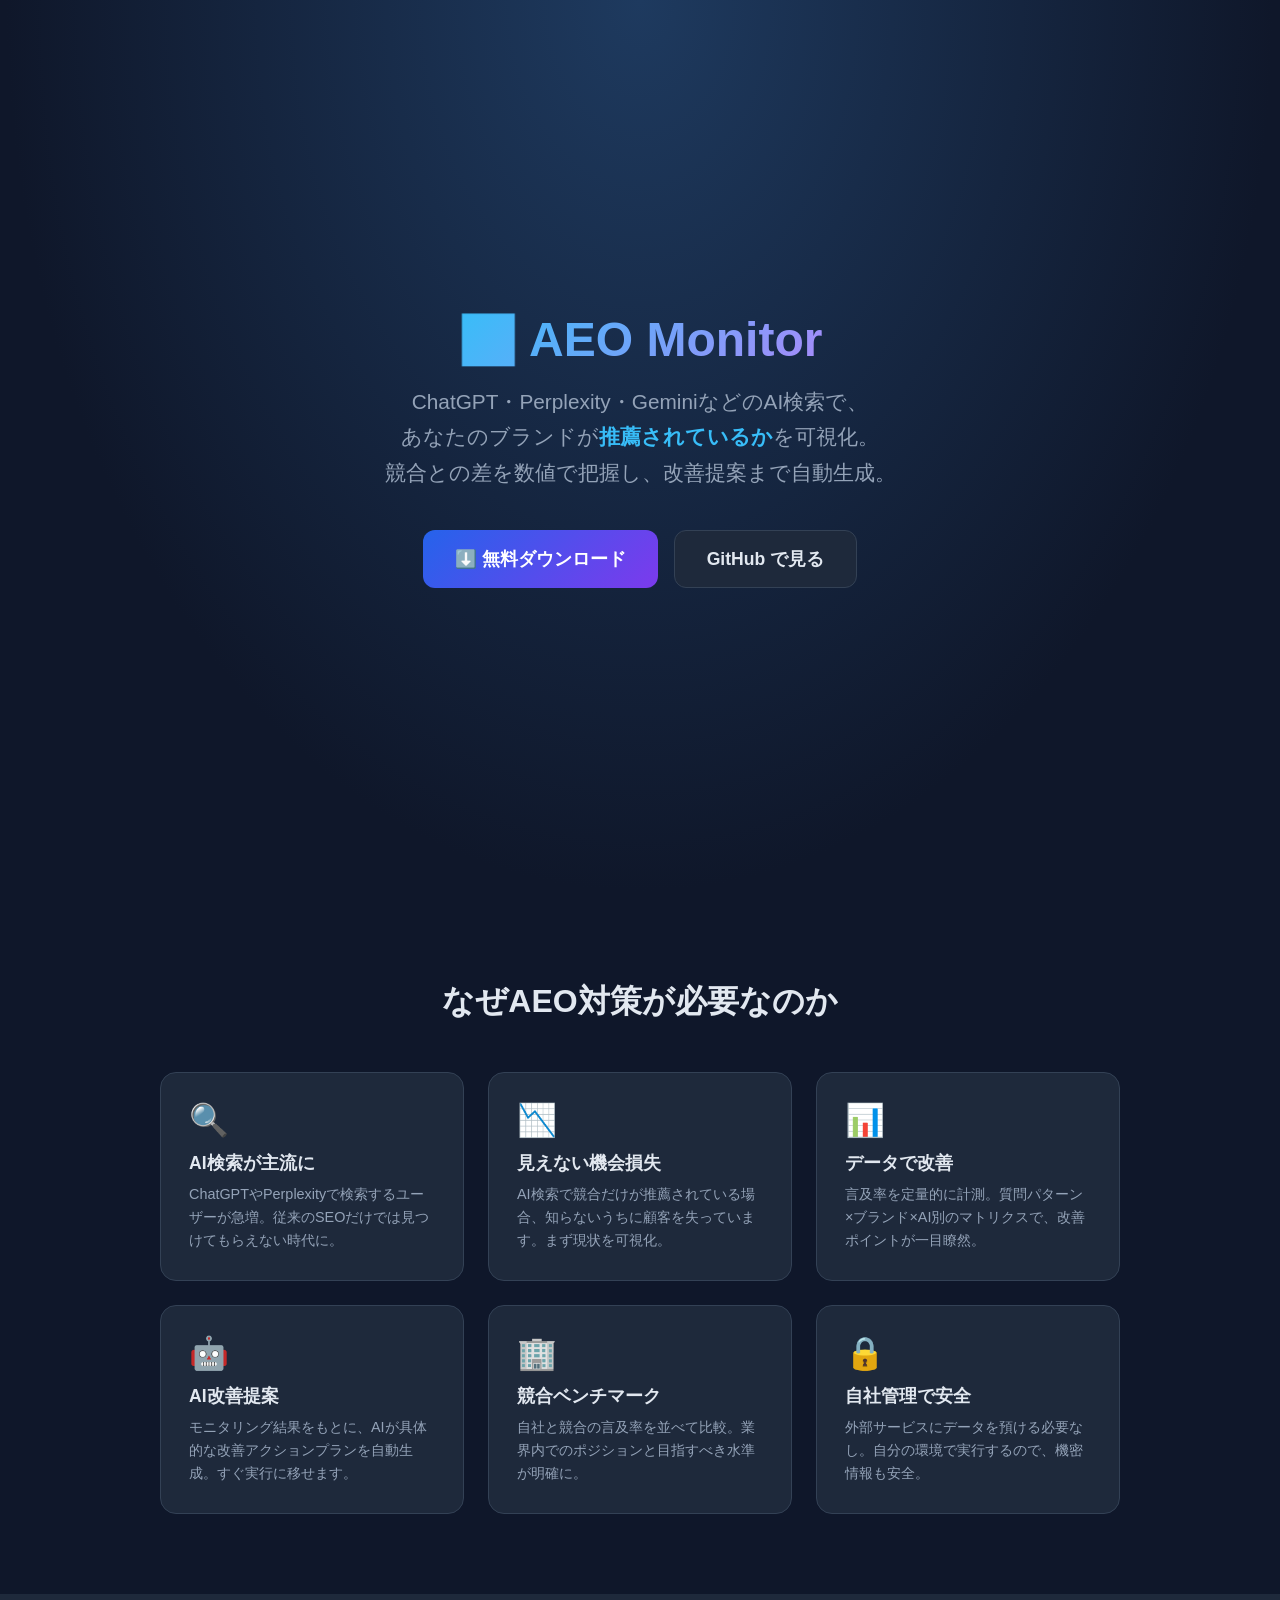
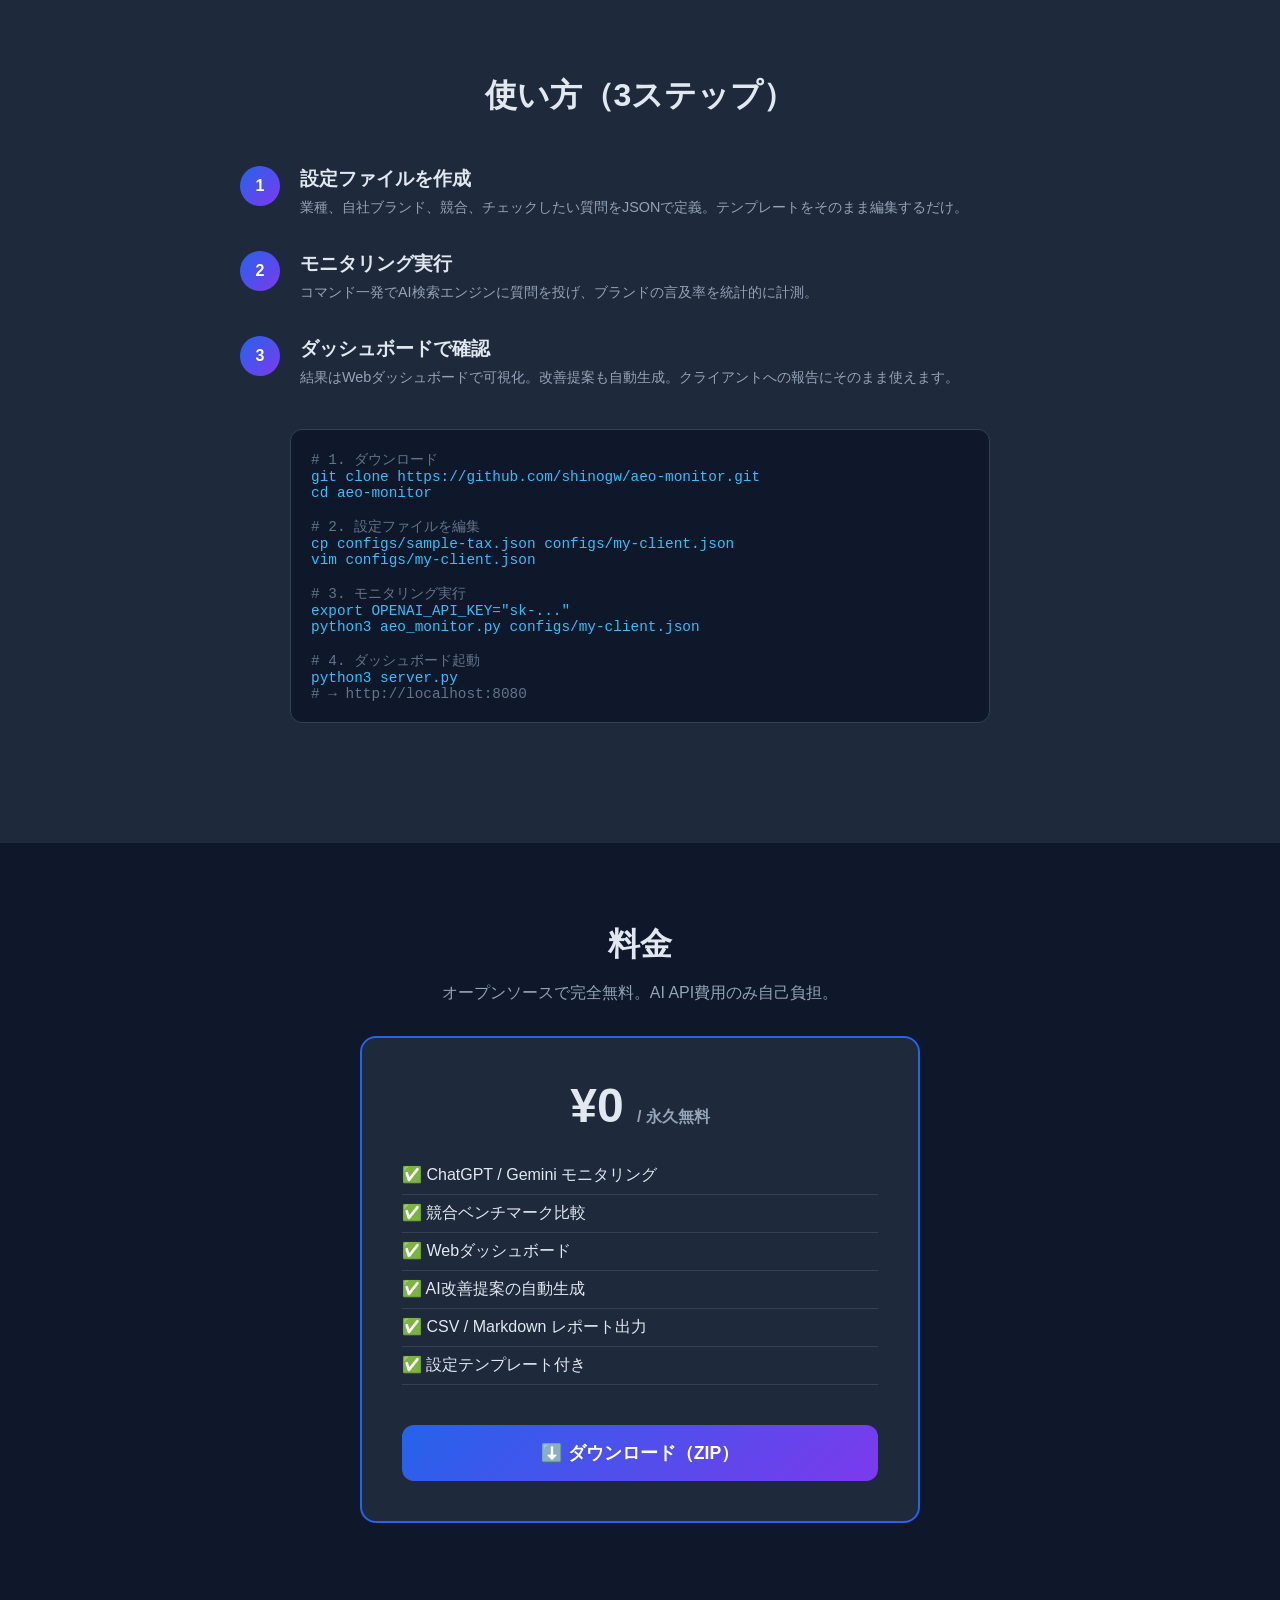
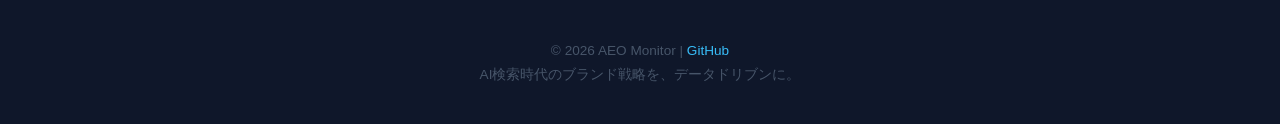
<file: docs/index.html>
<!DOCTYPE html>
<html lang="ja">
<head>
<meta charset="UTF-8">
<meta name="viewport" content="width=device-width, initial-scale=1.0">
<title>AEO Monitor - AI検索最適化モニタリングツール</title>
<meta name="description" content="ChatGPT・Perplexity・GeminiなどのAI検索で、あなたのブランドが推薦されているかを可視化。無料で始められるAEO対策ツール。">
<style>
*{margin:0;padding:0;box-sizing:border-box}
body{font-family:-apple-system,BlinkMacSystemFont,'Hiragino Kaku Gothic ProN','Segoe UI',sans-serif;background:#0f172a;color:#e2e8f0}
.hero{min-height:100vh;display:flex;flex-direction:column;align-items:center;justify-content:center;text-align:center;padding:40px 20px;background:radial-gradient(ellipse at 50% 0%,#1e3a5f 0%,#0f172a 70%)}
.hero h1{font-size:3rem;font-weight:800;margin-bottom:16px;background:linear-gradient(135deg,#38bdf8,#a78bfa);-webkit-background-clip:text;-webkit-text-fill-color:transparent}
.hero .tagline{font-size:1.3rem;color:#94a3b8;max-width:600px;line-height:1.7;margin-bottom:40px}
.cta-group{display:flex;gap:16px;flex-wrap:wrap;justify-content:center}
.btn{display:inline-flex;align-items:center;gap:8px;padding:16px 32px;border-radius:12px;font-size:1.1rem;font-weight:600;text-decoration:none;transition:all .2s}
.btn-primary{background:linear-gradient(135deg,#2563eb,#7c3aed);color:#fff}
.btn-primary:hover{transform:translateY(-2px);box-shadow:0 8px 30px rgba(37,99,235,.4)}
.btn-secondary{background:#1e293b;color:#e2e8f0;border:1px solid #334155}
.btn-secondary:hover{border-color:#38bdf8}
.features{padding:80px 20px;max-width:1000px;margin:0 auto}
.features h2{text-align:center;font-size:2rem;margin-bottom:48px}
.feature-grid{display:grid;grid-template-columns:repeat(auto-fit,minmax(280px,1fr));gap:24px}
.feature-card{background:#1e293b;border-radius:16px;padding:28px;border:1px solid #334155}
.feature-card .icon{font-size:2rem;margin-bottom:12px}
.feature-card h3{font-size:1.1rem;margin-bottom:8px}
.feature-card p{color:#94a3b8;font-size:.9rem;line-height:1.6}
.how{padding:80px 20px;background:#1e293b}
.how .inner{max-width:800px;margin:0 auto}
.how h2{text-align:center;font-size:2rem;margin-bottom:48px}
.steps{display:flex;flex-direction:column;gap:32px}
.step{display:flex;gap:20px;align-items:flex-start}
.step-num{background:linear-gradient(135deg,#2563eb,#7c3aed);color:#fff;width:40px;height:40px;border-radius:50%;display:flex;align-items:center;justify-content:center;font-weight:700;flex-shrink:0}
.step h3{margin-bottom:4px}
.step p{color:#94a3b8;font-size:.9rem;line-height:1.6}
.code-block{background:#0f172a;border-radius:12px;padding:20px;margin:40px auto;max-width:700px;font-family:'SF Mono','Fira Code',monospace;font-size:.9rem;overflow-x:auto;border:1px solid #334155}
.code-block .comment{color:#64748b}
.code-block .cmd{color:#38bdf8}
.pricing{padding:80px 20px;max-width:600px;margin:0 auto;text-align:center}
.pricing h2{font-size:2rem;margin-bottom:16px}
.pricing .sub{color:#94a3b8;margin-bottom:32px}
.price-card{background:#1e293b;border:2px solid #2563eb;border-radius:16px;padding:40px}
.price{font-size:3rem;font-weight:800}
.price span{font-size:1rem;color:#94a3b8}
.price-features{list-style:none;margin:24px 0;text-align:left}
.price-features li{padding:8px 0;border-bottom:1px solid #334155}
.price-features li::before{content:"✅ "}
.footer{padding:40px 20px;text-align:center;color:#475569;font-size:.85rem}
.footer a{color:#38bdf8;text-decoration:none}
</style>
</head>
<body>
<section class="hero">
  <h1>📊 AEO Monitor</h1>
  <p class="tagline">
    ChatGPT・Perplexity・GeminiなどのAI検索で、<br>
    あなたのブランドが<strong style="color:#38bdf8">推薦されているか</strong>を可視化。<br>
    競合との差を数値で把握し、改善提案まで自動生成。
  </p>
  <div class="cta-group">
    <a href="https://github.com/shinogw/aeo-monitor/archive/refs/heads/main.zip" class="btn btn-primary">⬇️ 無料ダウンロード</a>
    <a href="https://github.com/shinogw/aeo-monitor" class="btn btn-secondary">GitHub で見る</a>
  </div>
</section>

<section class="features">
  <h2>なぜAEO対策が必要なのか</h2>
  <div class="feature-grid">
    <div class="feature-card"><div class="icon">🔍</div><h3>AI検索が主流に</h3><p>ChatGPTやPerplexityで検索するユーザーが急増。従来のSEOだけでは見つけてもらえない時代に。</p></div>
    <div class="feature-card"><div class="icon">📉</div><h3>見えない機会損失</h3><p>AI検索で競合だけが推薦されている場合、知らないうちに顧客を失っています。まず現状を可視化。</p></div>
    <div class="feature-card"><div class="icon">📊</div><h3>データで改善</h3><p>言及率を定量的に計測。質問パターン×ブランド×AI別のマトリクスで、改善ポイントが一目瞭然。</p></div>
    <div class="feature-card"><div class="icon">🤖</div><h3>AI改善提案</h3><p>モニタリング結果をもとに、AIが具体的な改善アクションプランを自動生成。すぐ実行に移せます。</p></div>
    <div class="feature-card"><div class="icon">🏢</div><h3>競合ベンチマーク</h3><p>自社と競合の言及率を並べて比較。業界内でのポジションと目指すべき水準が明確に。</p></div>
    <div class="feature-card"><div class="icon">🔒</div><h3>自社管理で安全</h3><p>外部サービスにデータを預ける必要なし。自分の環境で実行するので、機密情報も安全。</p></div>
  </div>
</section>

<section class="how">
  <div class="inner">
    <h2>使い方（3ステップ）</h2>
    <div class="steps">
      <div class="step"><div class="step-num">1</div><div><h3>設定ファイルを作成</h3><p>業種、自社ブランド、競合、チェックしたい質問をJSONで定義。テンプレートをそのまま編集するだけ。</p></div></div>
      <div class="step"><div class="step-num">2</div><div><h3>モニタリング実行</h3><p>コマンド一発でAI検索エンジンに質問を投げ、ブランドの言及率を統計的に計測。</p></div></div>
      <div class="step"><div class="step-num">3</div><div><h3>ダッシュボードで確認</h3><p>結果はWebダッシュボードで可視化。改善提案も自動生成。クライアントへの報告にそのまま使えます。</p></div></div>
    </div>
    <div class="code-block">
      <span class="comment"># 1. ダウンロード</span><br>
      <span class="cmd">git clone https://github.com/shinogw/aeo-monitor.git</span><br>
      <span class="cmd">cd aeo-monitor</span><br><br>
      <span class="comment"># 2. 設定ファイルを編集</span><br>
      <span class="cmd">cp configs/sample-tax.json configs/my-client.json</span><br>
      <span class="cmd">vim configs/my-client.json</span><br><br>
      <span class="comment"># 3. モニタリング実行</span><br>
      <span class="cmd">export OPENAI_API_KEY="sk-..."</span><br>
      <span class="cmd">python3 aeo_monitor.py configs/my-client.json</span><br><br>
      <span class="comment"># 4. ダッシュボード起動</span><br>
      <span class="cmd">python3 server.py</span><br>
      <span class="comment"># → http://localhost:8080</span>
    </div>
  </div>
</section>

<section class="pricing">
  <h2>料金</h2>
  <p class="sub">オープンソースで完全無料。AI API費用のみ自己負担。</p>
  <div class="price-card">
    <div class="price">¥0 <span>/ 永久無料</span></div>
    <ul class="price-features">
      <li>ChatGPT / Gemini モニタリング</li>
      <li>競合ベンチマーク比較</li>
      <li>Webダッシュボード</li>
      <li>AI改善提案の自動生成</li>
      <li>CSV / Markdown レポート出力</li>
      <li>設定テンプレート付き</li>
    </ul>
    <a href="https://github.com/shinogw/aeo-monitor/archive/refs/heads/main.zip" class="btn btn-primary" style="width:100%;justify-content:center;margin-top:16px">⬇️ ダウンロード（ZIP）</a>
  </div>
</section>

<footer class="footer">
  <p>© 2026 AEO Monitor | <a href="https://github.com/shinogw/aeo-monitor">GitHub</a></p>
  <p style="margin-top:8px">AI検索時代のブランド戦略を、データドリブンに。</p>
</footer>
</body>
</html>
</file>
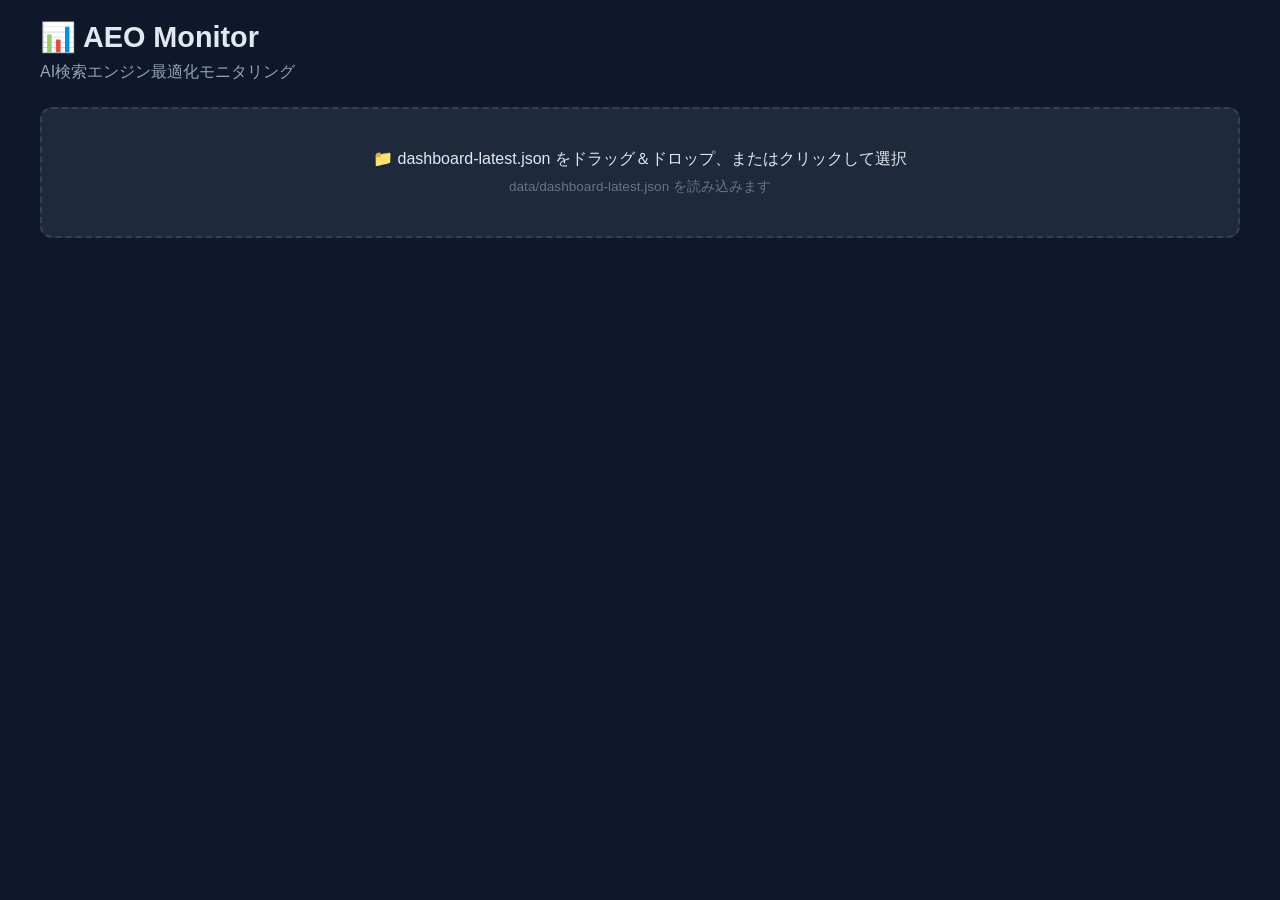
<file: dashboard.html>
<!DOCTYPE html>
<html lang="ja">
<head>
<meta charset="UTF-8">
<meta name="viewport" content="width=device-width, initial-scale=1.0">
<title>AEO Monitor - ダッシュボード</title>
<style>
* { margin: 0; padding: 0; box-sizing: border-box; }
body { font-family: -apple-system, BlinkMacSystemFont, 'Segoe UI', sans-serif; background: #0f172a; color: #e2e8f0; padding: 20px; }
.container { max-width: 1200px; margin: 0 auto; }
h1 { font-size: 1.8rem; margin-bottom: 8px; }
.subtitle { color: #94a3b8; margin-bottom: 24px; }
.meta { display: flex; gap: 24px; margin-bottom: 32px; flex-wrap: wrap; }
.meta-item { background: #1e293b; padding: 16px 24px; border-radius: 12px; min-width: 150px; }
.meta-label { font-size: 0.75rem; color: #64748b; text-transform: uppercase; letter-spacing: 0.05em; }
.meta-value { font-size: 1.5rem; font-weight: 700; margin-top: 4px; }
.meta-value.highlight { color: #38bdf8; }

.section { margin-bottom: 32px; }
.section h2 { font-size: 1.2rem; margin-bottom: 16px; color: #94a3b8; }

.brand-grid { display: grid; grid-template-columns: repeat(auto-fill, minmax(300px, 1fr)); gap: 16px; }
.brand-card { background: #1e293b; border-radius: 12px; padding: 20px; border-left: 4px solid #334155; }
.brand-card.target { border-left-color: #f59e0b; }
.brand-card.top { border-left-color: #22c55e; }
.brand-name { font-size: 1.1rem; font-weight: 600; display: flex; align-items: center; gap: 8px; }
.badge { font-size: 0.65rem; padding: 2px 8px; border-radius: 9999px; background: #334155; }
.badge.target { background: #92400e; color: #fbbf24; }
.rate-container { margin-top: 12px; }
.rate-bar-bg { background: #334155; border-radius: 8px; height: 24px; overflow: hidden; }
.rate-bar { height: 100%; border-radius: 8px; display: flex; align-items: center; padding-left: 8px; font-size: 0.8rem; font-weight: 600; min-width: 40px; transition: width 1s ease; }
.rate-bar.high { background: linear-gradient(90deg, #22c55e, #16a34a); }
.rate-bar.mid { background: linear-gradient(90deg, #eab308, #ca8a04); }
.rate-bar.low { background: linear-gradient(90deg, #ef4444, #dc2626); }
.rate-bar.zero { background: #475569; }
.rate-text { margin-top: 6px; font-size: 0.8rem; color: #64748b; }

.query-table { width: 100%; border-collapse: collapse; margin-top: 8px; }
.query-table th, .query-table td { padding: 10px 12px; text-align: left; border-bottom: 1px solid #1e293b; }
.query-table th { color: #64748b; font-size: 0.75rem; text-transform: uppercase; background: #1e293b; }
.query-table tr:hover { background: #1e293b; }
.mention-yes { color: #22c55e; }
.mention-no { color: #ef4444; }

.recommendations { background: #1e293b; border-radius: 12px; padding: 20px; }
.rec-item { padding: 8px 0; border-bottom: 1px solid #334155; }
.rec-item:last-child { border-bottom: none; }
.rec-icon { margin-right: 8px; }

.footer { margin-top: 40px; text-align: center; color: #475569; font-size: 0.8rem; }
.upload-area { background: #1e293b; border: 2px dashed #334155; border-radius: 12px; padding: 40px; text-align: center; cursor: pointer; margin-bottom: 32px; }
.upload-area:hover { border-color: #38bdf8; }
.upload-area input { display: none; }
</style>
</head>
<body>
<div class="container">
  <h1>📊 AEO Monitor</h1>
  <p class="subtitle">AI検索エンジン最適化モニタリング</p>
  
  <div id="upload-section" class="upload-area" onclick="document.getElementById('file-input').click()">
    <input type="file" id="file-input" accept=".json" onchange="loadFile(event)">
    <p>📁 dashboard-latest.json をドラッグ＆ドロップ、またはクリックして選択</p>
    <p style="color:#64748b;margin-top:8px;font-size:0.85rem">data/dashboard-latest.json を読み込みます</p>
  </div>

  <div id="dashboard" style="display:none">
    <div class="meta" id="meta-cards"></div>
    
    <div class="section">
      <h2>🏆 ブランド言及ランキング</h2>
      <div class="brand-grid" id="brand-grid"></div>
    </div>

    <div class="section">
      <h2>📝 質問別マトリクス</h2>
      <div style="overflow-x:auto">
        <table class="query-table" id="query-table"></table>
      </div>
    </div>

    <div class="section">
      <h2>💡 改善提案</h2>
      <div class="recommendations" id="recommendations"></div>
    </div>

    <div class="section" id="advice-section" style="display:none">
      <h2>🤖 AI改善提案</h2>
      <div class="recommendations" id="advice" style="white-space:pre-wrap;line-height:1.7;font-size:0.9rem"></div>
    </div>

    <div class="footer">
      <p>Generated by AEO Monitor MVP | <span id="gen-time"></span></p>
    </div>
  </div>
</div>

<script>
function loadFile(event) {
  const file = event.target.files[0];
  if (!file) return;
  const reader = new FileReader();
  reader.onload = (e) => {
    try {
      const data = JSON.parse(e.target.result);
      renderDashboard(data);
    } catch(err) {
      alert('JSONの読み込みに失敗しました: ' + err.message);
    }
  };
  reader.readAsText(file);
}

// Drag and drop
const uploadArea = document.getElementById('upload-section');
uploadArea.addEventListener('dragover', (e) => { e.preventDefault(); uploadArea.style.borderColor = '#38bdf8'; });
uploadArea.addEventListener('dragleave', () => { uploadArea.style.borderColor = '#334155'; });
uploadArea.addEventListener('drop', (e) => {
  e.preventDefault();
  uploadArea.style.borderColor = '#334155';
  const file = e.dataTransfer.files[0];
  if (file) {
    const reader = new FileReader();
    reader.onload = (ev) => {
      try { renderDashboard(JSON.parse(ev.target.result)); }
      catch(err) { alert('Error: ' + err.message); }
    };
    reader.readAsText(file);
  }
});

function renderDashboard(data) {
  document.getElementById('upload-section').style.display = 'none';
  document.getElementById('dashboard').style.display = 'block';
  
  // Meta cards
  const avgRate = data.brands.length > 0 
    ? (data.brands.reduce((s, b) => s + b.mention_rate, 0) / data.brands.length).toFixed(1)
    : 0;
  const targetBrands = data.brands.filter(b => b.is_target);
  const targetRate = targetBrands.length > 0 
    ? (targetBrands.reduce((s, b) => s + b.mention_rate, 0) / targetBrands.length).toFixed(1) 
    : 0;
  
  document.getElementById('meta-cards').innerHTML = `
    <div class="meta-item"><div class="meta-label">クライアント</div><div class="meta-value">${data.client}</div></div>
    <div class="meta-item"><div class="meta-label">業種 / 地域</div><div class="meta-value">${data.industry} / ${data.region}</div></div>
    <div class="meta-item"><div class="meta-label">自社 言及率</div><div class="meta-value highlight">${targetRate}%</div></div>
    <div class="meta-item"><div class="meta-label">平均言及率</div><div class="meta-value">${avgRate}%</div></div>
    <div class="meta-item"><div class="meta-label">総クエリ数</div><div class="meta-value">${data.total_queries}</div></div>
  `;
  
  // Brand cards
  const maxRate = Math.max(...data.brands.map(b => b.mention_rate), 1);
  document.getElementById('brand-grid').innerHTML = data.brands.map((b, i) => {
    const cls = b.is_target ? 'target' : (i === 0 ? 'top' : '');
    const barCls = b.mention_rate >= 50 ? 'high' : b.mention_rate >= 20 ? 'mid' : b.mention_rate > 0 ? 'low' : 'zero';
    const width = Math.max(b.mention_rate, 3);
    return `
      <div class="brand-card ${cls}">
        <div class="brand-name">
          ${b.is_target ? '🎯' : '🏢'} ${b.name}
          ${b.is_target ? '<span class="badge target">自社</span>' : ''}
        </div>
        <div class="rate-container">
          <div class="rate-bar-bg">
            <div class="rate-bar ${barCls}" style="width:${width}%">${b.mention_rate}%</div>
          </div>
          <div class="rate-text">${b.mentioned}/${b.total} 回言及</div>
        </div>
      </div>
    `;
  }).join('');
  
  // Query matrix table
  let tableHTML = '<thead><tr><th>質問</th>';
  data.brands.forEach(b => { tableHTML += `<th>${b.is_target ? '🎯' : ''} ${b.name.slice(0,8)}</th>`; });
  tableHTML += '</tr></thead><tbody>';
  
  data.queries.forEach(q => {
    tableHTML += `<tr><td style="max-width:300px;font-size:0.85rem">${q}</td>`;
    data.brands.forEach(b => {
      const qd = b.by_query[q];
      if (qd) {
        const cls = qd.rate > 0 ? 'mention-yes' : 'mention-no';
        tableHTML += `<td class="${cls}">${qd.rate > 0 ? '✅' : '❌'} ${qd.rate}%</td>`;
      } else {
        tableHTML += '<td>-</td>';
      }
    });
    tableHTML += '</tr>';
  });
  tableHTML += '</tbody>';
  document.getElementById('query-table').innerHTML = tableHTML;
  
  // Recommendations
  const recs = [];
  targetBrands.forEach(b => {
    if (b.mention_rate === 0) recs.push(`<div class="rec-item"><span class="rec-icon">🔴</span><strong>${b.name}</strong>: AI検索で全く推薦されていません。構造化データ整備・権威性コンテンツ作成が急務です。</div>`);
    else if (b.mention_rate < 30) recs.push(`<div class="rec-item"><span class="rec-icon">🟡</span><strong>${b.name}</strong>: 言及率${b.mention_rate}%。外部言及の増加とFAQ整備で改善可能です。</div>`);
    else recs.push(`<div class="rec-item"><span class="rec-icon">🟢</span><strong>${b.name}</strong>: 言及率${b.mention_rate}%。良好です。維持・拡大を継続してください。</div>`);
  });
  
  const compBrands = data.brands.filter(b => !b.is_target);
  if (compBrands.length > 0) {
    const top = compBrands[0];
    recs.push(`<div class="rec-item"><span class="rec-icon">📊</span>競合トップ: <strong>${top.name}</strong> (${top.mention_rate}%) — このレベルを目標にしましょう。</div>`);
  }
  
  document.getElementById('recommendations').innerHTML = recs.join('');
  document.getElementById('gen-time').textContent = new Date(data.generated_at).toLocaleString('ja-JP');
  
  // Advice section
  if (data.advice) {
    document.getElementById('advice-section').style.display = 'block';
    document.getElementById('advice').textContent = data.advice;
  }
}
</script>
</body>
</html>
</file>
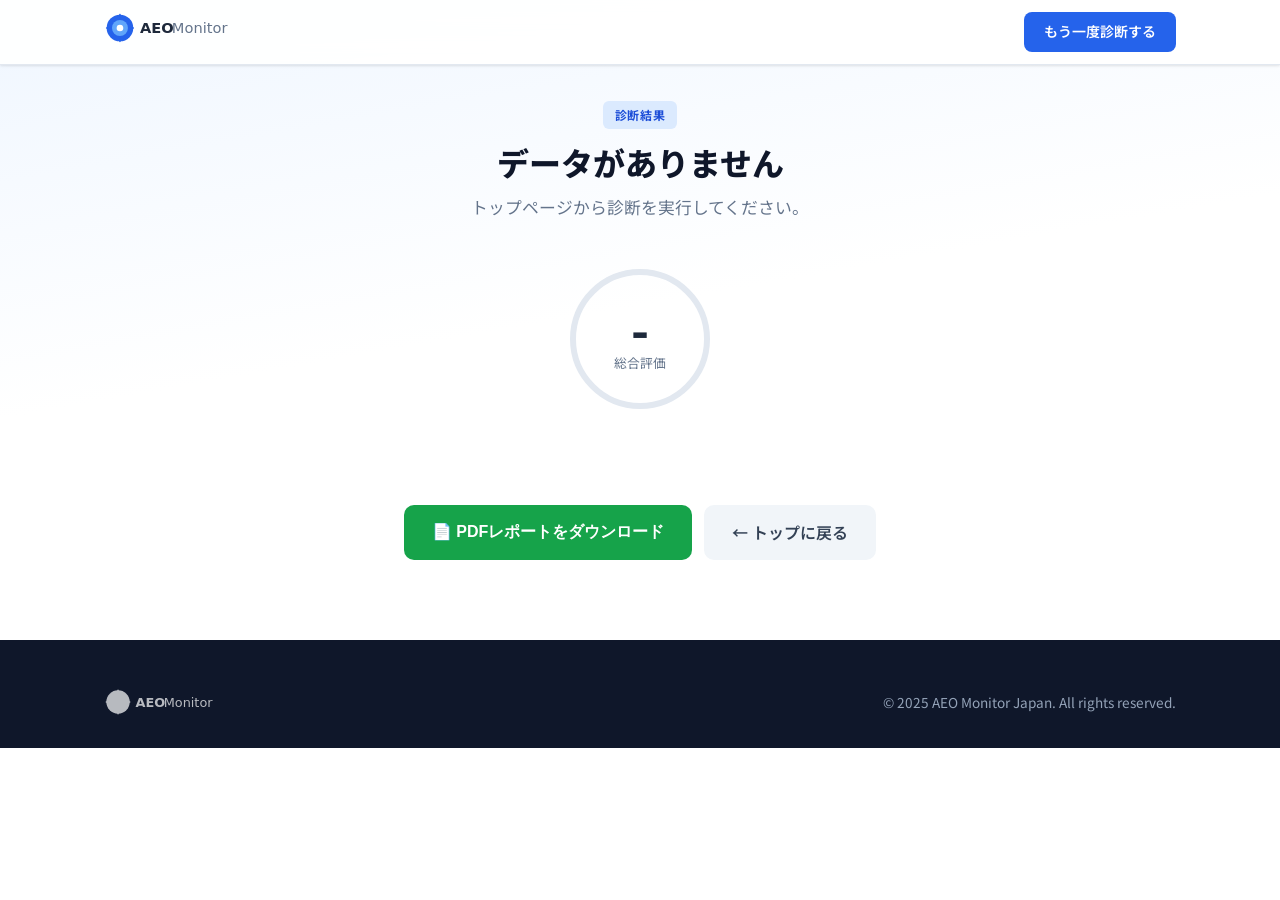
<file: templates/diagnosis.html>
<!DOCTYPE html>
<html lang="ja">
<head>
<meta charset="UTF-8">
<meta name="viewport" content="width=device-width, initial-scale=1.0">
<title>診断結果 — AEO Monitor Japan</title>
<link rel="preconnect" href="https://fonts.googleapis.com">
<link href="https://fonts.googleapis.com/css2?family=Noto+Sans+JP:wght@400;600;700;800&display=swap" rel="stylesheet">
<link rel="stylesheet" href="/static/style.css">
</head>
<body>

<nav class="nav scrolled">
  <div class="container nav-inner">
    <a href="/"><img src="/static/logo.svg" alt="AEO Monitor" class="nav-logo"></a>
    <a href="/#diagnosis" class="nav-cta">もう一度診断する</a>
  </div>
</nav>

<section class="results-hero" id="resultsArea">
  <div class="container text-center">
    <span class="section-label">診断結果</span>
    <h1 class="section-title" id="resultTitle" style="margin-bottom:8px">読み込み中...</h1>
    <p class="section-desc" id="resultSub"></p>
    <div class="score-ring" id="scoreRing">
      <div class="score-grade" id="scoreGrade">-</div>
      <div class="score-label">総合評価</div>
    </div>
    <p style="font-size:.9rem;color:var(--gray-500)" id="mentionRate"></p>
  </div>
</section>

<section style="padding:0 0 80px">
  <div class="container" style="max-width:800px">
    <!-- Query Results -->
    <div id="queryResults"></div>

    <!-- Competitors -->
    <div class="result-card" id="competitorCard" style="display:none">
      <h3>🏢 AI検索で推薦されている競合</h3>
      <ul class="competitor-list" id="competitorList"></ul>
    </div>

    <!-- Advice -->
    <div class="result-card" id="adviceCard" style="display:none">
      <h3>💡 改善提案</h3>
      <div id="adviceContent" style="font-size:.95rem;line-height:1.8;color:var(--gray-600)"></div>
    </div>

    <!-- Actions -->
    <div style="display:flex;gap:12px;flex-wrap:wrap;margin-top:32px;justify-content:center">
      <button class="btn-pdf" id="pdfBtn" onclick="downloadPdf()">📄 PDFレポートをダウンロード</button>
      <a href="/" class="btn-back">← トップに戻る</a>
    </div>
  </div>
</section>

<footer class="footer">
  <div class="container footer-inner">
    <img src="/static/logo.svg" alt="AEO Monitor" class="footer-logo">
    <p>© 2025 AEO Monitor Japan. All rights reserved.</p>
  </div>
</footer>

<script>
const data = JSON.parse(sessionStorage.getItem('diagnosisResult') || 'null');

if (!data) {
  document.getElementById('resultTitle').textContent = 'データがありません';
  document.getElementById('resultSub').textContent = 'トップページから診断を実行してください。';
} else {
  render(data);
}

function render(d) {
  document.getElementById('resultTitle').textContent = d.business_name + ' の診断結果';
  document.getElementById('resultSub').textContent = d.industry + ' / ' + d.area;
  
  const rate = d.mention_rate || 0;
  let grade, cls;
  if (rate >= 80) { grade = 'A'; cls = 'grade-a'; }
  else if (rate >= 60) { grade = 'B'; cls = 'grade-b'; }
  else if (rate >= 40) { grade = 'C'; cls = 'grade-c'; }
  else if (rate >= 20) { grade = 'D'; cls = 'grade-d'; }
  else { grade = 'F'; cls = 'grade-f'; }
  
  document.getElementById('scoreGrade').textContent = grade;
  document.getElementById('scoreRing').classList.add(cls);
  document.getElementById('mentionRate').textContent = `ブランド言及率: ${rate}%（${d.mentioned_count || 0} / ${d.total_queries || 0} クエリ）`;

  // Query results
  const container = document.getElementById('queryResults');
  (d.query_results || []).forEach(qr => {
    const card = document.createElement('div');
    card.className = 'result-card';
    const mentioned = qr.mentioned ? '<span class="mention-badge yes">✅ 言及あり</span>' : '<span class="mention-badge no">❌ 言及なし</span>';
    
    let sourcesHtml = '';
    if (qr.sources && qr.sources.length) {
      sourcesHtml = '<div style="margin-top:12px"><strong style="font-size:.85rem">引用ソース:</strong><ul style="margin-top:4px;padding-left:20px;font-size:.85rem;color:var(--gray-500)">' +
        qr.sources.map(s => `<li>${s}</li>`).join('') + '</ul></div>';
    }
    
    card.innerHTML = `
      <h3>🔍 「${qr.query}」</h3>
      <div style="margin-bottom:12px">${mentioned}</div>
      <div style="font-size:.9rem;color:var(--gray-600);background:var(--gray-50);padding:16px;border-radius:8px;max-height:200px;overflow-y:auto;line-height:1.7">${escapeHtml(qr.response || '').replace(/\n/g, '<br>')}</div>
      ${sourcesHtml}
    `;
    container.appendChild(card);
  });

  // Competitors
  if (d.competitors && d.competitors.length) {
    document.getElementById('competitorCard').style.display = '';
    const list = document.getElementById('competitorList');
    d.competitors.forEach(c => {
      const li = document.createElement('li');
      li.innerHTML = `<span>${c.name}</span><span style="color:var(--gray-400)">${c.mentions || 0}回言及</span>`;
      list.appendChild(li);
    });
  }

  // Advice
  if (d.advice) {
    document.getElementById('adviceCard').style.display = '';
    document.getElementById('adviceContent').innerHTML = d.advice.replace(/\n/g, '<br>');
  }
}

function escapeHtml(t) {
  const d = document.createElement('div'); d.textContent = t; return d.innerHTML;
}

async function downloadPdf() {
  if (!data || !data.diagnosis_id) return;
  const btn = document.getElementById('pdfBtn');
  btn.disabled = true; btn.textContent = '📄 生成中...';
  try {
    const resp = await fetch('/api/pdf/' + data.diagnosis_id);
    if (!resp.ok) throw new Error('PDF生成に失敗しました');
    const blob = await resp.blob();
    const url = URL.createObjectURL(blob);
    const a = document.createElement('a'); a.href = url;
    a.download = `AEO診断レポート_${data.business_name}.pdf`;
    a.click(); URL.revokeObjectURL(url);
  } catch (e) { alert(e.message); }
  btn.disabled = false; btn.textContent = '📄 PDFレポートをダウンロード';
}
</script>
</body>
</html>
</file>
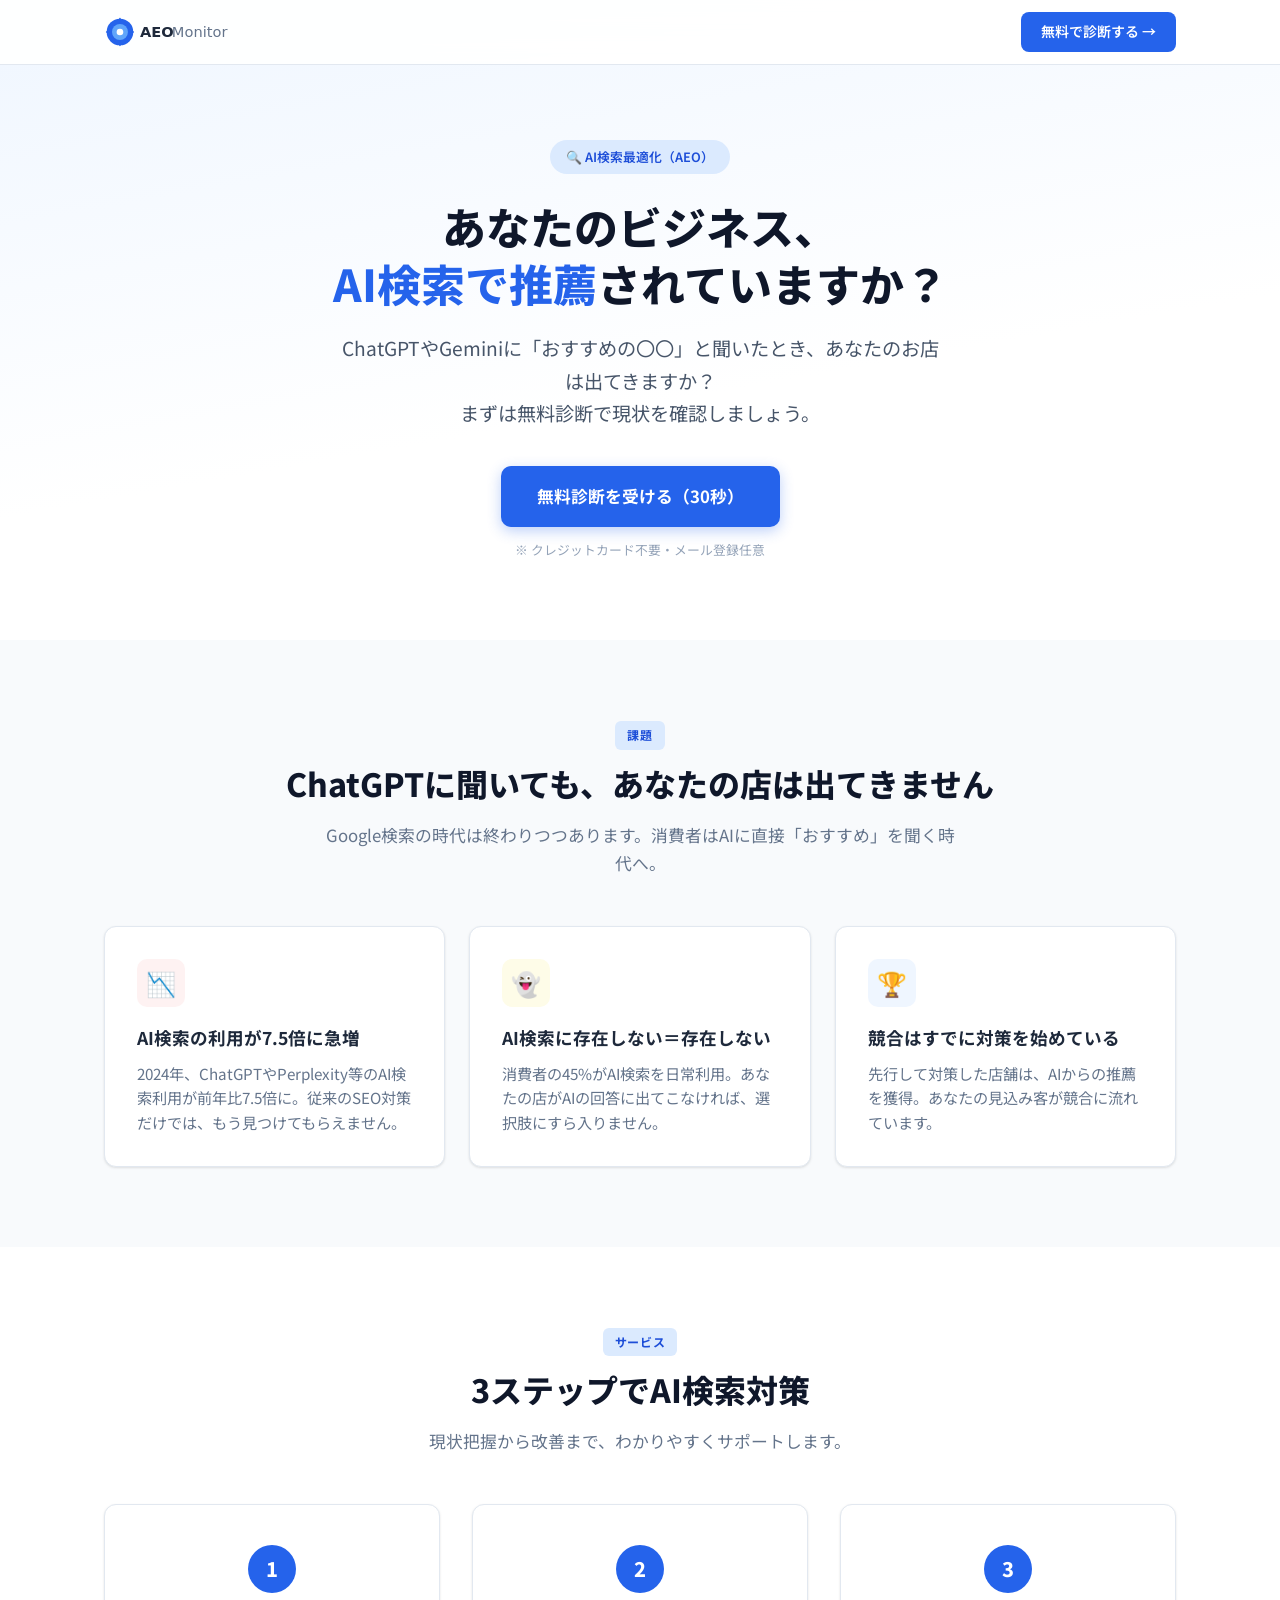
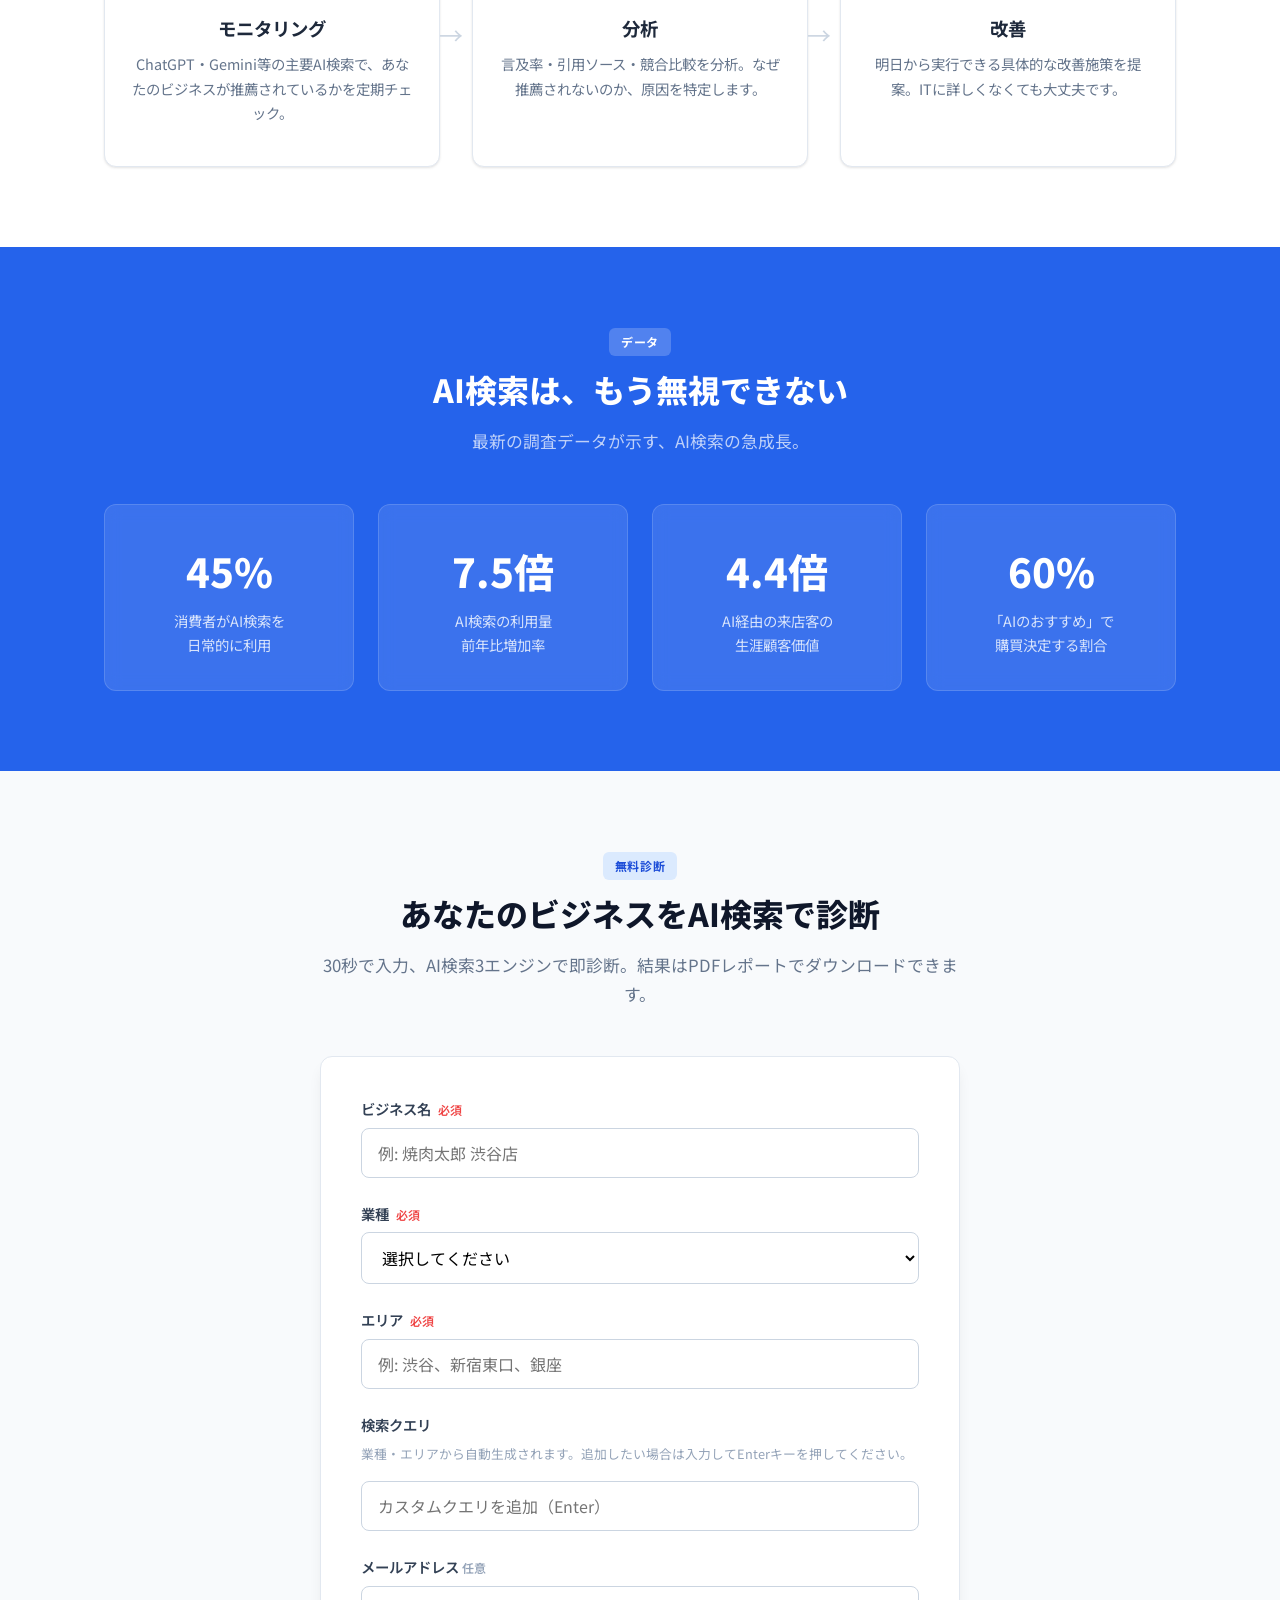
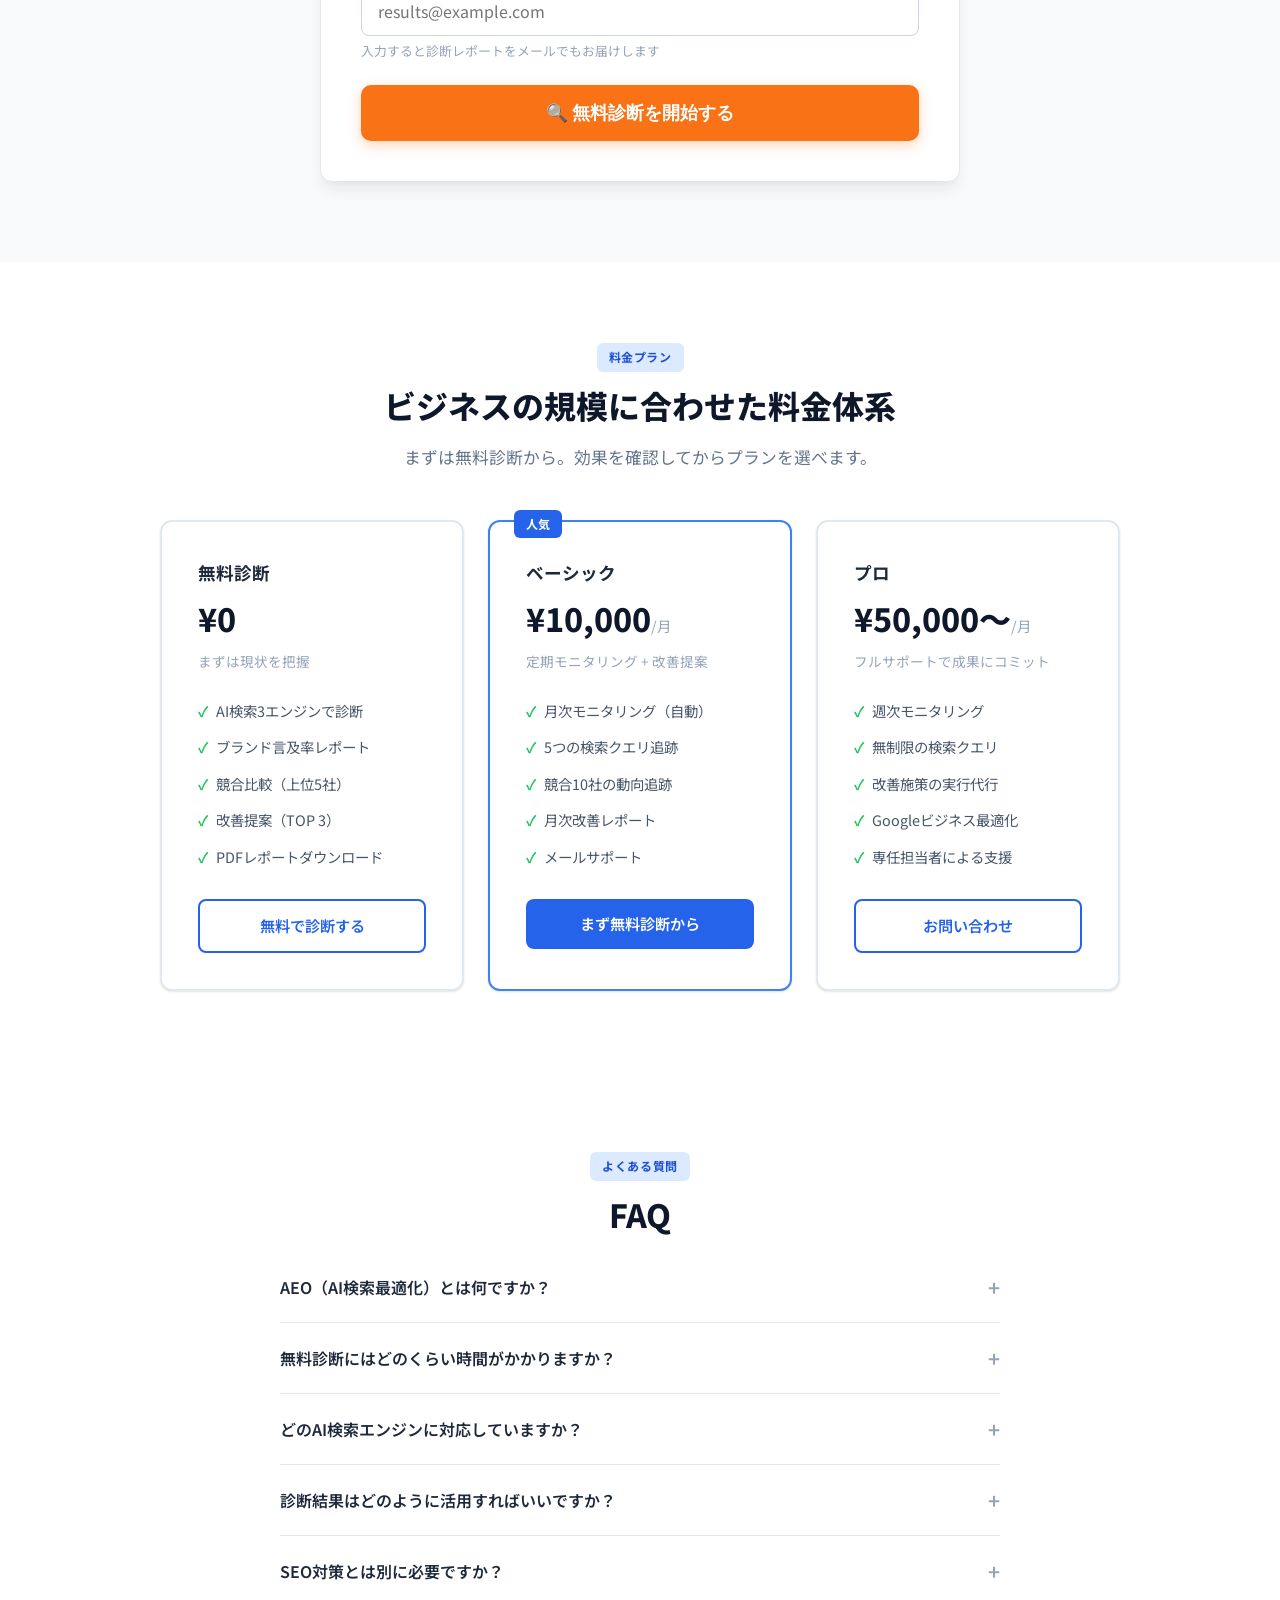
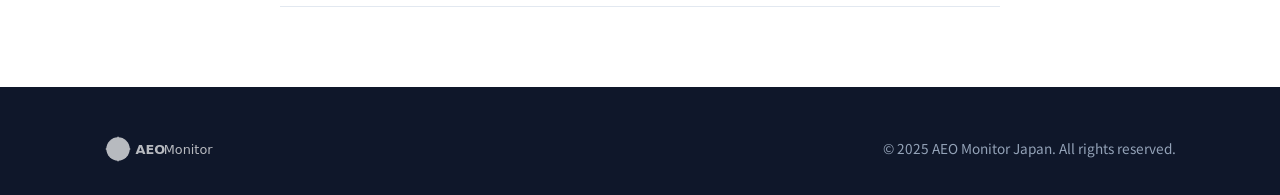
<file: templates/landing.html>
<!DOCTYPE html>
<html lang="ja">
<head>
<meta charset="UTF-8">
<meta name="viewport" content="width=device-width, initial-scale=1.0">
<title>AEO Monitor Japan — AI検索であなたのビジネスは推薦されていますか？</title>
<meta name="description" content="ChatGPT・Gemini等のAI検索であなたのビジネスが推薦されているか無料診断。AI検索最適化（AEO）で集客を改善。">
<link rel="preconnect" href="https://fonts.googleapis.com">
<link href="https://fonts.googleapis.com/css2?family=Noto+Sans+JP:wght@400;600;700;800&display=swap" rel="stylesheet">
<link rel="stylesheet" href="/static/style.css">
</head>
<body>

<!-- NAV -->
<nav class="nav" id="nav">
  <div class="container nav-inner">
    <img src="/static/logo.svg" alt="AEO Monitor" class="nav-logo">
    <a href="#diagnosis" class="nav-cta">無料で診断する →</a>
  </div>
</nav>

<!-- HERO -->
<section class="hero">
  <div class="container">
    <div class="fade-up">
      <span class="hero-badge">🔍 AI検索最適化（AEO）</span>
      <h1>あなたのビジネス、<br><span>AI検索で推薦</span>されていますか？</h1>
      <p class="hero-sub">ChatGPTやGeminiに「おすすめの〇〇」と聞いたとき、あなたのお店は出てきますか？<br>まずは無料診断で現状を確認しましょう。</p>
      <a href="#diagnosis" class="btn-primary">無料診断を受ける（30秒）</a>
      <p class="hero-note">※ クレジットカード不要・メール登録任意</p>
    </div>
  </div>
</section>

<!-- PROBLEM -->
<section class="problem">
  <div class="container">
    <div class="text-center fade-up">
      <span class="section-label">課題</span>
      <h2 class="section-title">ChatGPTに聞いても、あなたの店は出てきません</h2>
      <p class="section-desc">Google検索の時代は終わりつつあります。消費者はAIに直接「おすすめ」を聞く時代へ。</p>
    </div>
    <div class="problem-grid">
      <div class="problem-card fade-up">
        <div class="icon red">📉</div>
        <h3>AI検索の利用が7.5倍に急増</h3>
        <p>2024年、ChatGPTやPerplexity等のAI検索利用が前年比7.5倍に。従来のSEO対策だけでは、もう見つけてもらえません。</p>
      </div>
      <div class="problem-card fade-up">
        <div class="icon yellow">👻</div>
        <h3>AI検索に存在しない＝存在しない</h3>
        <p>消費者の45%がAI検索を日常利用。あなたの店がAIの回答に出てこなければ、選択肢にすら入りません。</p>
      </div>
      <div class="problem-card fade-up">
        <div class="icon blue">🏆</div>
        <h3>競合はすでに対策を始めている</h3>
        <p>先行して対策した店舗は、AIからの推薦を獲得。あなたの見込み客が競合に流れています。</p>
      </div>
    </div>
  </div>
</section>

<!-- STEPS -->
<section class="steps">
  <div class="container">
    <div class="text-center fade-up">
      <span class="section-label">サービス</span>
      <h2 class="section-title">3ステップでAI検索対策</h2>
      <p class="section-desc">現状把握から改善まで、わかりやすくサポートします。</p>
    </div>
    <div class="steps-grid">
      <div class="step-card fade-up">
        <div class="step-num">1</div>
        <span class="step-arrow">→</span>
        <h3>モニタリング</h3>
        <p>ChatGPT・Gemini等の主要AI検索で、あなたのビジネスが推薦されているかを定期チェック。</p>
      </div>
      <div class="step-card fade-up">
        <div class="step-num">2</div>
        <span class="step-arrow">→</span>
        <h3>分析</h3>
        <p>言及率・引用ソース・競合比較を分析。なぜ推薦されないのか、原因を特定します。</p>
      </div>
      <div class="step-card fade-up">
        <div class="step-num">3</div>
        <h3>改善</h3>
        <p>明日から実行できる具体的な改善施策を提案。ITに詳しくなくても大丈夫です。</p>
      </div>
    </div>
  </div>
</section>

<!-- STATS -->
<section class="stats">
  <div class="container">
    <div class="text-center fade-up">
      <span class="section-label">データ</span>
      <h2 class="section-title">AI検索は、もう無視できない</h2>
      <p class="section-desc">最新の調査データが示す、AI検索の急成長。</p>
    </div>
    <div class="stats-grid fade-up">
      <div class="stat-card">
        <div class="stat-num">45%</div>
        <div class="stat-label">消費者がAI検索を<br>日常的に利用</div>
      </div>
      <div class="stat-card">
        <div class="stat-num">7.5倍</div>
        <div class="stat-label">AI検索の利用量<br>前年比増加率</div>
      </div>
      <div class="stat-card">
        <div class="stat-num">4.4倍</div>
        <div class="stat-label">AI経由の来店客の<br>生涯顧客価値</div>
      </div>
      <div class="stat-card">
        <div class="stat-num">60%</div>
        <div class="stat-label">「AIのおすすめ」で<br>購買決定する割合</div>
      </div>
    </div>
  </div>
</section>

<!-- DIAGNOSIS FORM -->
<section class="diagnosis" id="diagnosis">
  <div class="container">
    <div class="text-center fade-up">
      <span class="section-label">無料診断</span>
      <h2 class="section-title">あなたのビジネスをAI検索で診断</h2>
      <p class="section-desc">30秒で入力、AI検索3エンジンで即診断。結果はPDFレポートでダウンロードできます。</p>
    </div>
    <div class="form-wrapper fade-up">
      <form id="diagnosisForm" onsubmit="return submitDiagnosis(event)">
        <div class="form-group">
          <label>ビジネス名 <span class="required">必須</span></label>
          <input type="text" id="businessName" placeholder="例: 焼肉太郎 渋谷店" required>
        </div>
        <div class="form-group">
          <label>業種 <span class="required">必須</span></label>
          <select id="industry" required>
            <option value="">選択してください</option>
            <option value="飲食店">飲食店</option>
            <option value="歯科">歯科・クリニック</option>
            <option value="弁護士">弁護士・法律事務所</option>
            <option value="美容院">美容院・サロン</option>
            <option value="不動産">不動産</option>
            <option value="税理士">税理士・会計事務所</option>
            <option value="整体">整体・整骨院</option>
            <option value="学習塾">学習塾・スクール</option>
            <option value="その他">その他</option>
          </select>
        </div>
        <div class="form-group">
          <label>エリア <span class="required">必須</span></label>
          <input type="text" id="area" placeholder="例: 渋谷、新宿東口、銀座" required>
        </div>
        <div class="form-group">
          <label>検索クエリ</label>
          <p class="hint">業種・エリアから自動生成されます。追加したい場合は入力してEnterキーを押してください。</p>
          <div class="query-chips" id="queryChips"></div>
          <input type="text" id="queryInput" placeholder="カスタムクエリを追加（Enter）" style="margin-top:8px">
        </div>
        <div class="form-group">
          <label>メールアドレス <span style="font-size:.75rem;color:var(--gray-400)">任意</span></label>
          <input type="email" id="email" placeholder="results@example.com">
          <p class="hint">入力すると診断レポートをメールでもお届けします</p>
        </div>
        <button type="submit" class="btn-submit" id="submitBtn">🔍 無料診断を開始する</button>
      </form>
    </div>
  </div>
</section>

<!-- PRICING -->
<section class="pricing" id="pricing">
  <div class="container">
    <div class="text-center fade-up">
      <span class="section-label">料金プラン</span>
      <h2 class="section-title">ビジネスの規模に合わせた料金体系</h2>
      <p class="section-desc">まずは無料診断から。効果を確認してからプランを選べます。</p>
    </div>
    <div class="pricing-grid fade-up">
      <div class="price-card">
        <div class="price-name">無料診断</div>
        <div class="price-amount">¥0</div>
        <div class="price-desc">まずは現状を把握</div>
        <ul class="price-features">
          <li>AI検索3エンジンで診断</li>
          <li>ブランド言及率レポート</li>
          <li>競合比較（上位5社）</li>
          <li>改善提案（TOP 3）</li>
          <li>PDFレポートダウンロード</li>
        </ul>
        <a href="#diagnosis" class="btn-outline">無料で診断する</a>
      </div>
      <div class="price-card featured">
        <div class="price-name">ベーシック</div>
        <div class="price-amount">¥10,000<small>/月</small></div>
        <div class="price-desc">定期モニタリング + 改善提案</div>
        <ul class="price-features">
          <li>月次モニタリング（自動）</li>
          <li>5つの検索クエリ追跡</li>
          <li>競合10社の動向追跡</li>
          <li>月次改善レポート</li>
          <li>メールサポート</li>
        </ul>
        <a href="#diagnosis" class="btn-fill">まず無料診断から</a>
      </div>
      <div class="price-card">
        <div class="price-name">プロ</div>
        <div class="price-amount">¥50,000〜<small>/月</small></div>
        <div class="price-desc">フルサポートで成果にコミット</div>
        <ul class="price-features">
          <li>週次モニタリング</li>
          <li>無制限の検索クエリ</li>
          <li>改善施策の実行代行</li>
          <li>Googleビジネス最適化</li>
          <li>専任担当者による支援</li>
        </ul>
        <a href="#diagnosis" class="btn-outline">お問い合わせ</a>
      </div>
    </div>
  </div>
</section>

<!-- FAQ -->
<section class="faq">
  <div class="container">
    <div class="text-center fade-up">
      <span class="section-label">よくある質問</span>
      <h2 class="section-title">FAQ</h2>
    </div>
    <div class="faq-list fade-up">
      <div class="faq-item">
        <button class="faq-q" onclick="toggleFaq(this)">AEO（AI検索最適化）とは何ですか？</button>
        <div class="faq-a"><p>AEOはAI Engine Optimizationの略で、ChatGPTやGemini等のAI検索エンジンであなたのビジネスが推薦されるように最適化する施策です。従来のSEO（Google検索対策）に加えて、AI時代に必要な新しい集客手法です。</p></div>
      </div>
      <div class="faq-item">
        <button class="faq-q" onclick="toggleFaq(this)">無料診断にはどのくらい時間がかかりますか？</button>
        <div class="faq-a"><p>フォーム入力は30秒程度、診断結果は1〜2分で表示されます。リアルタイムでAI検索エンジンに問い合わせを行うため、少しお時間をいただきます。</p></div>
      </div>
      <div class="faq-item">
        <button class="faq-q" onclick="toggleFaq(this)">どのAI検索エンジンに対応していますか？</button>
        <div class="faq-a"><p>現在はChatGPT（OpenAI）に対応しています。今後Gemini（Google）、Perplexity等にも順次対応予定です。</p></div>
      </div>
      <div class="faq-item">
        <button class="faq-q" onclick="toggleFaq(this)">診断結果はどのように活用すればいいですか？</button>
        <div class="faq-a"><p>診断レポートには具体的な改善施策が含まれています。まずはTOP 3の施策から実行してみてください。より詳しい支援が必要な場合は、有料プランでサポートいたします。</p></div>
      </div>
      <div class="faq-item">
        <button class="faq-q" onclick="toggleFaq(this)">SEO対策とは別に必要ですか？</button>
        <div class="faq-a"><p>はい。SEOはGoogle検索での順位向上、AEOはAI検索での推薦獲得です。両方を行うことで、従来の検索流入とAI検索からの新規流入の両方を確保できます。</p></div>
      </div>
    </div>
  </div>
</section>

<!-- FOOTER -->
<footer class="footer">
  <div class="container footer-inner">
    <img src="/static/logo.svg" alt="AEO Monitor" class="footer-logo">
    <p>© 2025 AEO Monitor Japan. All rights reserved.</p>
  </div>
</footer>

<!-- LOADING OVERLAY -->
<div class="loading-overlay" id="loadingOverlay">
  <div class="loading-spinner"></div>
  <div class="loading-text" id="loadingText">AI検索エンジンに問い合わせ中...</div>
  <div class="loading-sub" id="loadingSub">ChatGPTで検索しています</div>
  <div class="loading-progress"><div class="loading-progress-bar" id="progressBar"></div></div>
</div>

<script>
// Scroll nav shadow
const nav = document.getElementById('nav');
window.addEventListener('scroll', () => {
  nav.classList.toggle('scrolled', window.scrollY > 10);
});

// Fade-up on scroll
const observer = new IntersectionObserver((entries) => {
  entries.forEach(e => { if (e.isIntersecting) e.target.classList.add('visible'); });
}, { threshold: 0.1 });
document.querySelectorAll('.fade-up').forEach(el => observer.observe(el));

// FAQ toggle
function toggleFaq(btn) {
  btn.parentElement.classList.toggle('open');
}

// Query chips
const queries = [];
const queryInput = document.getElementById('queryInput');
const queryChips = document.getElementById('queryChips');
const industrySelect = document.getElementById('industry');
const areaInput = document.getElementById('area');

function generateQueries() {
  const industry = industrySelect.value;
  const area = areaInput.value.trim();
  if (!industry || !area) return;
  
  queries.length = 0;
  const templates = {
    '飲食店': [`${area}でおすすめのレストランは？`, `${area}で美味しい店を教えて`, `${area}の人気グルメスポットは？`],
    '歯科': [`${area}でおすすめの歯医者は？`, `${area}で評判の良い歯科クリニック`, `${area}の歯科で痛くない治療`],
    '弁護士': [`${area}でおすすめの弁護士は？`, `${area}で相続に強い法律事務所`, `${area}の弁護士で無料相談`],
    '美容院': [`${area}でおすすめの美容院は？`, `${area}で人気のヘアサロン`, `${area}のカラーが上手い美容室`],
    '不動産': [`${area}でおすすめの不動産屋は？`, `${area}の賃貸で評判の良い不動産`, `${area}で一人暮らしの部屋探し`],
    '税理士': [`${area}でおすすめの税理士は？`, `${area}で創業支援に強い会計事務所`, `${area}の税理士で確定申告`],
    '整体': [`${area}でおすすめの整体は？`, `${area}で腰痛に効く整体院`, `${area}の整骨院で肩こり治療`],
    '学習塾': [`${area}でおすすめの塾は？`, `${area}で中学受験に強い学習塾`, `${area}の個別指導塾`],
  };
  const qs = templates[industry] || [`${area}でおすすめの${industry}は？`, `${area}で評判の良い${industry}`, `${area}の${industry}を教えて`];
  qs.forEach(q => queries.push(q));
  renderChips();
}

function renderChips() {
  queryChips.innerHTML = queries.map((q, i) =>
    `<span class="query-chip">${q}<span class="remove" onclick="removeQuery(${i})">×</span></span>`
  ).join('');
}

function removeQuery(i) { queries.splice(i, 1); renderChips(); }

industrySelect.addEventListener('change', generateQueries);
areaInput.addEventListener('blur', generateQueries);

queryInput.addEventListener('keydown', (e) => {
  if (e.key === 'Enter') {
    e.preventDefault();
    const v = queryInput.value.trim();
    if (v && queries.length < 5) { queries.push(v); queryInput.value = ''; renderChips(); }
  }
});

// Submit diagnosis
async function submitDiagnosis(e) {
  e.preventDefault();
  const name = document.getElementById('businessName').value.trim();
  const industry = industrySelect.value;
  const area = areaInput.value.trim();
  const email = document.getElementById('email').value.trim();
  
  if (!name || !industry || !area) { alert('必須項目を入力してください'); return false; }
  if (queries.length === 0) generateQueries();
  if (queries.length === 0) { alert('検索クエリを生成できませんでした。業種とエリアを確認してください。'); return false; }

  const btn = document.getElementById('submitBtn');
  btn.disabled = true;
  
  const overlay = document.getElementById('loadingOverlay');
  overlay.classList.add('active');
  
  const steps = ['ChatGPTで検索しています...', '回答を分析しています...', '競合情報を整理しています...', 'レポートを生成しています...'];
  let step = 0;
  const interval = setInterval(() => {
    step++;
    if (step < steps.length) {
      document.getElementById('loadingSub').textContent = steps[step];
      document.getElementById('progressBar').style.width = ((step + 1) / steps.length * 100) + '%';
    }
  }, 8000);

  try {
    const resp = await fetch('/api/diagnose', {
      method: 'POST',
      headers: { 'Content-Type': 'application/json' },
      body: JSON.stringify({
        business_name: name,
        industry: industry,
        area: area,
        queries: queries.slice(0, 3),
        email: email
      })
    });
    const data = await resp.json();
    clearInterval(interval);
    overlay.classList.remove('active');
    
    if (data.error) { alert('エラー: ' + data.error); btn.disabled = false; return false; }
    
    // Redirect to results
    sessionStorage.setItem('diagnosisResult', JSON.stringify(data));
    window.location.href = '/diagnosis';
  } catch (err) {
    clearInterval(interval);
    overlay.classList.remove('active');
    alert('通信エラーが発生しました。もう一度お試しください。');
    btn.disabled = false;
  }
  return false;
}
</script>
</body>
</html>
</file>
<file: static/style.css>
/* AEO Monitor Japan - Landing Page Styles */
:root {
  --blue-50: #eff6ff;
  --blue-100: #dbeafe;
  --blue-200: #bfdbfe;
  --blue-500: #3b82f6;
  --blue-600: #2563eb;
  --blue-700: #1d4ed8;
  --blue-800: #1e40af;
  --blue-900: #1e3a8a;
  --orange-400: #fb923c;
  --orange-500: #f97316;
  --orange-600: #ea580c;
  --gray-50: #f8fafc;
  --gray-100: #f1f5f9;
  --gray-200: #e2e8f0;
  --gray-300: #cbd5e1;
  --gray-400: #94a3b8;
  --gray-500: #64748b;
  --gray-600: #475569;
  --gray-700: #334155;
  --gray-800: #1e293b;
  --gray-900: #0f172a;
  --green-500: #22c55e;
  --green-600: #16a34a;
  --red-500: #ef4444;
  --radius: 12px;
  --shadow: 0 1px 3px rgba(0,0,0,.08), 0 1px 2px rgba(0,0,0,.04);
  --shadow-lg: 0 10px 15px -3px rgba(0,0,0,.08), 0 4px 6px -4px rgba(0,0,0,.04);
  --shadow-xl: 0 20px 25px -5px rgba(0,0,0,.1), 0 8px 10px -6px rgba(0,0,0,.08);
}

*, *::before, *::after { box-sizing: border-box; margin: 0; padding: 0; }

html { scroll-behavior: smooth; font-size: 16px; }

body {
  font-family: 'Noto Sans JP', 'Inter', system-ui, -apple-system, sans-serif;
  color: var(--gray-800);
  background: #fff;
  line-height: 1.7;
  -webkit-font-smoothing: antialiased;
}

img, svg { max-width: 100%; height: auto; }

a { color: var(--blue-600); text-decoration: none; }

.container { max-width: 1120px; margin: 0 auto; padding: 0 24px; }

/* ===== NAV ===== */
.nav {
  position: fixed; top: 0; left: 0; right: 0; z-index: 100;
  background: rgba(255,255,255,.92);
  backdrop-filter: blur(12px);
  border-bottom: 1px solid var(--gray-200);
  transition: box-shadow .3s;
}
.nav.scrolled { box-shadow: var(--shadow); }
.nav-inner {
  display: flex; align-items: center; justify-content: space-between;
  height: 64px;
}
.nav-logo { height: 32px; }
.nav-cta {
  display: inline-flex; align-items: center; gap: 6px;
  padding: 8px 20px; border-radius: 8px;
  background: var(--blue-600); color: #fff;
  font-size: .875rem; font-weight: 600;
  transition: background .2s;
}
.nav-cta:hover { background: var(--blue-700); color: #fff; }

/* ===== HERO ===== */
.hero {
  padding: 140px 0 80px;
  background: linear-gradient(170deg, var(--blue-50) 0%, #fff 60%);
  text-align: center;
}
.hero-badge {
  display: inline-block;
  padding: 6px 16px; border-radius: 999px;
  background: var(--blue-100); color: var(--blue-700);
  font-size: .8rem; font-weight: 600;
  margin-bottom: 24px;
}
.hero h1 {
  font-size: clamp(1.75rem, 4vw, 2.75rem);
  font-weight: 800; line-height: 1.3;
  color: var(--gray-900);
  margin-bottom: 20px;
}
.hero h1 span { color: var(--blue-600); }
.hero-sub {
  font-size: clamp(1rem, 2vw, 1.2rem);
  color: var(--gray-600); max-width: 600px;
  margin: 0 auto 36px;
}
.btn-primary {
  display: inline-flex; align-items: center; gap: 8px;
  padding: 16px 36px; border-radius: 10px;
  background: var(--blue-600); color: #fff;
  font-size: 1.05rem; font-weight: 700;
  border: none; cursor: pointer;
  transition: all .2s; box-shadow: 0 4px 14px rgba(37,99,235,.3);
}
.btn-primary:hover {
  background: var(--blue-700); transform: translateY(-1px);
  box-shadow: 0 6px 20px rgba(37,99,235,.35);
}
.hero-note { font-size: .8rem; color: var(--gray-400); margin-top: 12px; }

/* ===== SECTIONS ===== */
section { padding: 80px 0; }
.section-label {
  display: inline-block; padding: 4px 12px; border-radius: 6px;
  background: var(--blue-100); color: var(--blue-700);
  font-size: .75rem; font-weight: 700; text-transform: uppercase;
  letter-spacing: .05em; margin-bottom: 12px;
}
.section-title {
  font-size: clamp(1.5rem, 3vw, 2rem);
  font-weight: 800; color: var(--gray-900);
  margin-bottom: 16px; line-height: 1.35;
}
.section-desc {
  font-size: 1.05rem; color: var(--gray-500);
  max-width: 640px; margin-bottom: 48px;
}
.text-center { text-align: center; }
.text-center .section-desc { margin-left: auto; margin-right: auto; }

/* ===== PROBLEM ===== */
.problem { background: var(--gray-50); }
.problem-grid {
  display: grid;
  grid-template-columns: repeat(auto-fit, minmax(280px, 1fr));
  gap: 24px;
}
.problem-card {
  background: #fff; border-radius: var(--radius);
  padding: 32px; box-shadow: var(--shadow);
  border: 1px solid var(--gray-200);
}
.problem-card .icon {
  width: 48px; height: 48px; border-radius: 10px;
  display: flex; align-items: center; justify-content: center;
  font-size: 1.5rem; margin-bottom: 16px;
}
.problem-card .icon.red { background: #fef2f2; }
.problem-card .icon.yellow { background: #fefce8; }
.problem-card .icon.blue { background: var(--blue-50); }
.problem-card h3 { font-size: 1.1rem; font-weight: 700; margin-bottom: 8px; }
.problem-card p { font-size: .95rem; color: var(--gray-500); line-height: 1.6; }

/* ===== STEPS ===== */
.steps-grid {
  display: grid;
  grid-template-columns: repeat(auto-fit, minmax(260px, 1fr));
  gap: 32px; counter-reset: step;
}
.step-card {
  text-align: center; padding: 40px 24px;
  border-radius: var(--radius);
  background: #fff; border: 1px solid var(--gray-200);
  box-shadow: var(--shadow);
  position: relative;
}
.step-num {
  width: 48px; height: 48px; border-radius: 50%;
  background: var(--blue-600); color: #fff;
  display: inline-flex; align-items: center; justify-content: center;
  font-size: 1.25rem; font-weight: 800;
  margin-bottom: 20px;
}
.step-card h3 { font-size: 1.15rem; font-weight: 700; margin-bottom: 8px; }
.step-card p { font-size: .9rem; color: var(--gray-500); }
.step-arrow {
  display: none; position: absolute; right: -24px; top: 50%;
  transform: translateY(-50%); color: var(--gray-300); font-size: 1.5rem;
}
@media(min-width:840px) { .step-arrow { display: block; } }

/* ===== STATS ===== */
.stats { background: var(--blue-600); color: #fff; }
.stats .section-label { background: rgba(255,255,255,.2); color: #fff; }
.stats .section-title { color: #fff; }
.stats .section-desc { color: rgba(255,255,255,.7); }
.stats-grid {
  display: grid;
  grid-template-columns: repeat(auto-fit, minmax(200px, 1fr));
  gap: 24px;
}
.stat-card {
  background: rgba(255,255,255,.1); border-radius: var(--radius);
  padding: 32px; text-align: center;
  backdrop-filter: blur(8px);
  border: 1px solid rgba(255,255,255,.15);
}
.stat-num { font-size: 2.5rem; font-weight: 800; margin-bottom: 4px; }
.stat-label { font-size: .9rem; opacity: .8; }

/* ===== DIAGNOSIS FORM ===== */
.diagnosis { background: var(--gray-50); }
.form-wrapper {
  max-width: 640px; margin: 0 auto;
  background: #fff; border-radius: var(--radius);
  padding: 40px; box-shadow: var(--shadow-lg);
  border: 1px solid var(--gray-200);
}
.form-group { margin-bottom: 24px; }
.form-group label {
  display: block; font-size: .9rem; font-weight: 600;
  color: var(--gray-700); margin-bottom: 6px;
}
.form-group label .required {
  color: var(--red-500); font-size: .75rem; margin-left: 4px;
}
.form-group input,
.form-group select {
  width: 100%; padding: 12px 16px; border-radius: 8px;
  border: 1px solid var(--gray-300);
  font-size: 1rem; font-family: inherit;
  transition: border-color .2s, box-shadow .2s;
  background: #fff;
}
.form-group input:focus,
.form-group select:focus {
  outline: none; border-color: var(--blue-500);
  box-shadow: 0 0 0 3px rgba(59,130,246,.15);
}
.form-group .hint { font-size: .8rem; color: var(--gray-400); margin-top: 4px; }
.query-chips { display: flex; flex-wrap: wrap; gap: 8px; margin-top: 8px; }
.query-chip {
  display: inline-flex; align-items: center; gap: 4px;
  padding: 6px 14px; border-radius: 999px;
  background: var(--blue-50); color: var(--blue-700);
  font-size: .85rem; border: 1px solid var(--blue-200);
}
.query-chip .remove {
  cursor: pointer; font-size: 1rem; line-height: 1;
  color: var(--blue-400); margin-left: 2px;
}
.query-chip .remove:hover { color: var(--red-500); }
.btn-submit {
  width: 100%; padding: 16px; border-radius: 10px;
  background: var(--orange-500); color: #fff;
  font-size: 1.1rem; font-weight: 700;
  border: none; cursor: pointer;
  transition: all .2s;
  box-shadow: 0 4px 14px rgba(249,115,22,.3);
}
.btn-submit:hover { background: var(--orange-600); transform: translateY(-1px); }
.btn-submit:disabled { opacity: .5; cursor: not-allowed; transform: none; }

/* ===== LOADING ===== */
.loading-overlay {
  display: none; position: fixed; inset: 0; z-index: 200;
  background: rgba(255,255,255,.95); backdrop-filter: blur(4px);
  flex-direction: column; align-items: center; justify-content: center;
}
.loading-overlay.active { display: flex; }
.loading-spinner {
  width: 56px; height: 56px; border: 4px solid var(--gray-200);
  border-top-color: var(--blue-600); border-radius: 50%;
  animation: spin .8s linear infinite; margin-bottom: 24px;
}
@keyframes spin { to { transform: rotate(360deg); } }
.loading-text { font-size: 1.1rem; font-weight: 600; color: var(--gray-700); }
.loading-sub { font-size: .9rem; color: var(--gray-400); margin-top: 8px; }
.loading-progress {
  width: 240px; height: 4px; background: var(--gray-200);
  border-radius: 2px; margin-top: 20px; overflow: hidden;
}
.loading-progress-bar {
  height: 100%; background: var(--blue-600); border-radius: 2px;
  width: 0; transition: width .5s;
}

/* ===== PRICING ===== */
.pricing-grid {
  display: grid;
  grid-template-columns: repeat(auto-fit, minmax(280px, 1fr));
  gap: 24px; max-width: 960px; margin: 0 auto;
}
.price-card {
  background: #fff; border-radius: var(--radius);
  padding: 36px; border: 2px solid var(--gray-200);
  box-shadow: var(--shadow); position: relative;
  transition: transform .2s, box-shadow .2s;
}
.price-card:hover { transform: translateY(-4px); box-shadow: var(--shadow-xl); }
.price-card.featured { border-color: var(--blue-500); }
.price-card.featured::before {
  content: '人気'; position: absolute; top: -12px; left: 24px;
  padding: 4px 12px; border-radius: 6px;
  background: var(--blue-600); color: #fff;
  font-size: .75rem; font-weight: 700;
}
.price-name { font-size: 1.1rem; font-weight: 700; margin-bottom: 4px; }
.price-amount { font-size: 2rem; font-weight: 800; color: var(--gray-900); margin-bottom: 4px; }
.price-amount small { font-size: .9rem; font-weight: 400; color: var(--gray-400); }
.price-desc { font-size: .85rem; color: var(--gray-400); margin-bottom: 20px; }
.price-features { list-style: none; margin-bottom: 24px; }
.price-features li {
  padding: 6px 0; font-size: .9rem; color: var(--gray-600);
  display: flex; align-items: flex-start; gap: 8px;
}
.price-features li::before {
  content: '✓'; color: var(--green-500); font-weight: 700; flex-shrink: 0;
}
.btn-outline {
  display: block; text-align: center; padding: 12px;
  border-radius: 8px; border: 2px solid var(--blue-600);
  color: var(--blue-600); font-weight: 600; font-size: .95rem;
  transition: all .2s;
}
.btn-outline:hover { background: var(--blue-600); color: #fff; }
.btn-fill {
  display: block; text-align: center; padding: 12px;
  border-radius: 8px; background: var(--blue-600); color: #fff;
  font-weight: 600; font-size: .95rem; transition: all .2s;
}
.btn-fill:hover { background: var(--blue-700); }

/* ===== FAQ ===== */
.faq-list { max-width: 720px; margin: 0 auto; }
.faq-item {
  border-bottom: 1px solid var(--gray-200);
}
.faq-q {
  width: 100%; padding: 20px 0; background: none; border: none;
  font-size: 1rem; font-weight: 600; color: var(--gray-800);
  text-align: left; cursor: pointer; font-family: inherit;
  display: flex; justify-content: space-between; align-items: center;
}
.faq-q::after {
  content: '+'; font-size: 1.3rem; color: var(--gray-400);
  transition: transform .2s;
}
.faq-item.open .faq-q::after { content: '−'; }
.faq-a {
  max-height: 0; overflow: hidden;
  transition: max-height .3s ease, padding .3s;
}
.faq-item.open .faq-a { max-height: 200px; padding-bottom: 20px; }
.faq-a p { font-size: .95rem; color: var(--gray-500); line-height: 1.7; }

/* ===== FOOTER ===== */
.footer {
  background: var(--gray-900); color: var(--gray-400);
  padding: 48px 0 32px; font-size: .85rem;
}
.footer-inner {
  display: flex; justify-content: space-between; align-items: center;
  flex-wrap: wrap; gap: 16px;
}
.footer-logo { height: 28px; filter: brightness(0) invert(1); opacity: .7; }

/* ===== RESULTS PAGE ===== */
.results-hero {
  padding: 100px 0 40px;
  background: linear-gradient(170deg, var(--blue-50), #fff 60%);
}
.score-ring {
  width: 140px; height: 140px; border-radius: 50%;
  display: flex; align-items: center; justify-content: center;
  flex-direction: column; margin: 0 auto 24px;
  border: 6px solid var(--gray-200); position: relative;
}
.score-ring.grade-a { border-color: var(--green-500); }
.score-ring.grade-b { border-color: #84cc16; }
.score-ring.grade-c { border-color: var(--orange-400); }
.score-ring.grade-d { border-color: var(--orange-500); }
.score-ring.grade-f { border-color: var(--red-500); }
.score-grade { font-size: 3rem; font-weight: 800; line-height: 1; }
.score-label { font-size: .8rem; color: var(--gray-500); }
.result-card {
  background: #fff; border-radius: var(--radius);
  padding: 28px; margin-bottom: 20px;
  border: 1px solid var(--gray-200); box-shadow: var(--shadow);
}
.result-card h3 { font-size: 1.1rem; font-weight: 700; margin-bottom: 16px; }
.mention-badge {
  display: inline-block; padding: 3px 10px; border-radius: 6px;
  font-size: .8rem; font-weight: 600;
}
.mention-badge.yes { background: #dcfce7; color: #166534; }
.mention-badge.no { background: #fef2f2; color: #991b1b; }
.competitor-list { list-style: none; }
.competitor-list li {
  padding: 8px 0; border-bottom: 1px solid var(--gray-100);
  display: flex; justify-content: space-between; font-size: .9rem;
}
.btn-pdf {
  display: inline-flex; align-items: center; gap: 8px;
  padding: 14px 28px; border-radius: 10px;
  background: var(--green-600); color: #fff;
  font-size: 1rem; font-weight: 700;
  border: none; cursor: pointer; transition: all .2s;
}
.btn-pdf:hover { background: var(--green-500); }
.btn-back {
  display: inline-flex; align-items: center; gap: 6px;
  padding: 14px 28px; border-radius: 10px;
  background: var(--gray-100); color: var(--gray-700);
  font-size: 1rem; font-weight: 600;
  border: none; cursor: pointer; transition: all .2s;
}
.btn-back:hover { background: var(--gray-200); }

/* ===== ANIMATION ===== */
.fade-up {
  opacity: 0; transform: translateY(24px);
  transition: opacity .6s ease, transform .6s ease;
}
.fade-up.visible { opacity: 1; transform: translateY(0); }

/* ===== RESPONSIVE ===== */
@media(max-width:640px) {
  .hero { padding: 120px 0 60px; }
  section { padding: 60px 0; }
  .form-wrapper { padding: 24px; }
  .stats-grid { grid-template-columns: repeat(2, 1fr); }
  .pricing-grid { grid-template-columns: 1fr; }
  .footer-inner { flex-direction: column; text-align: center; }
}
</file>
